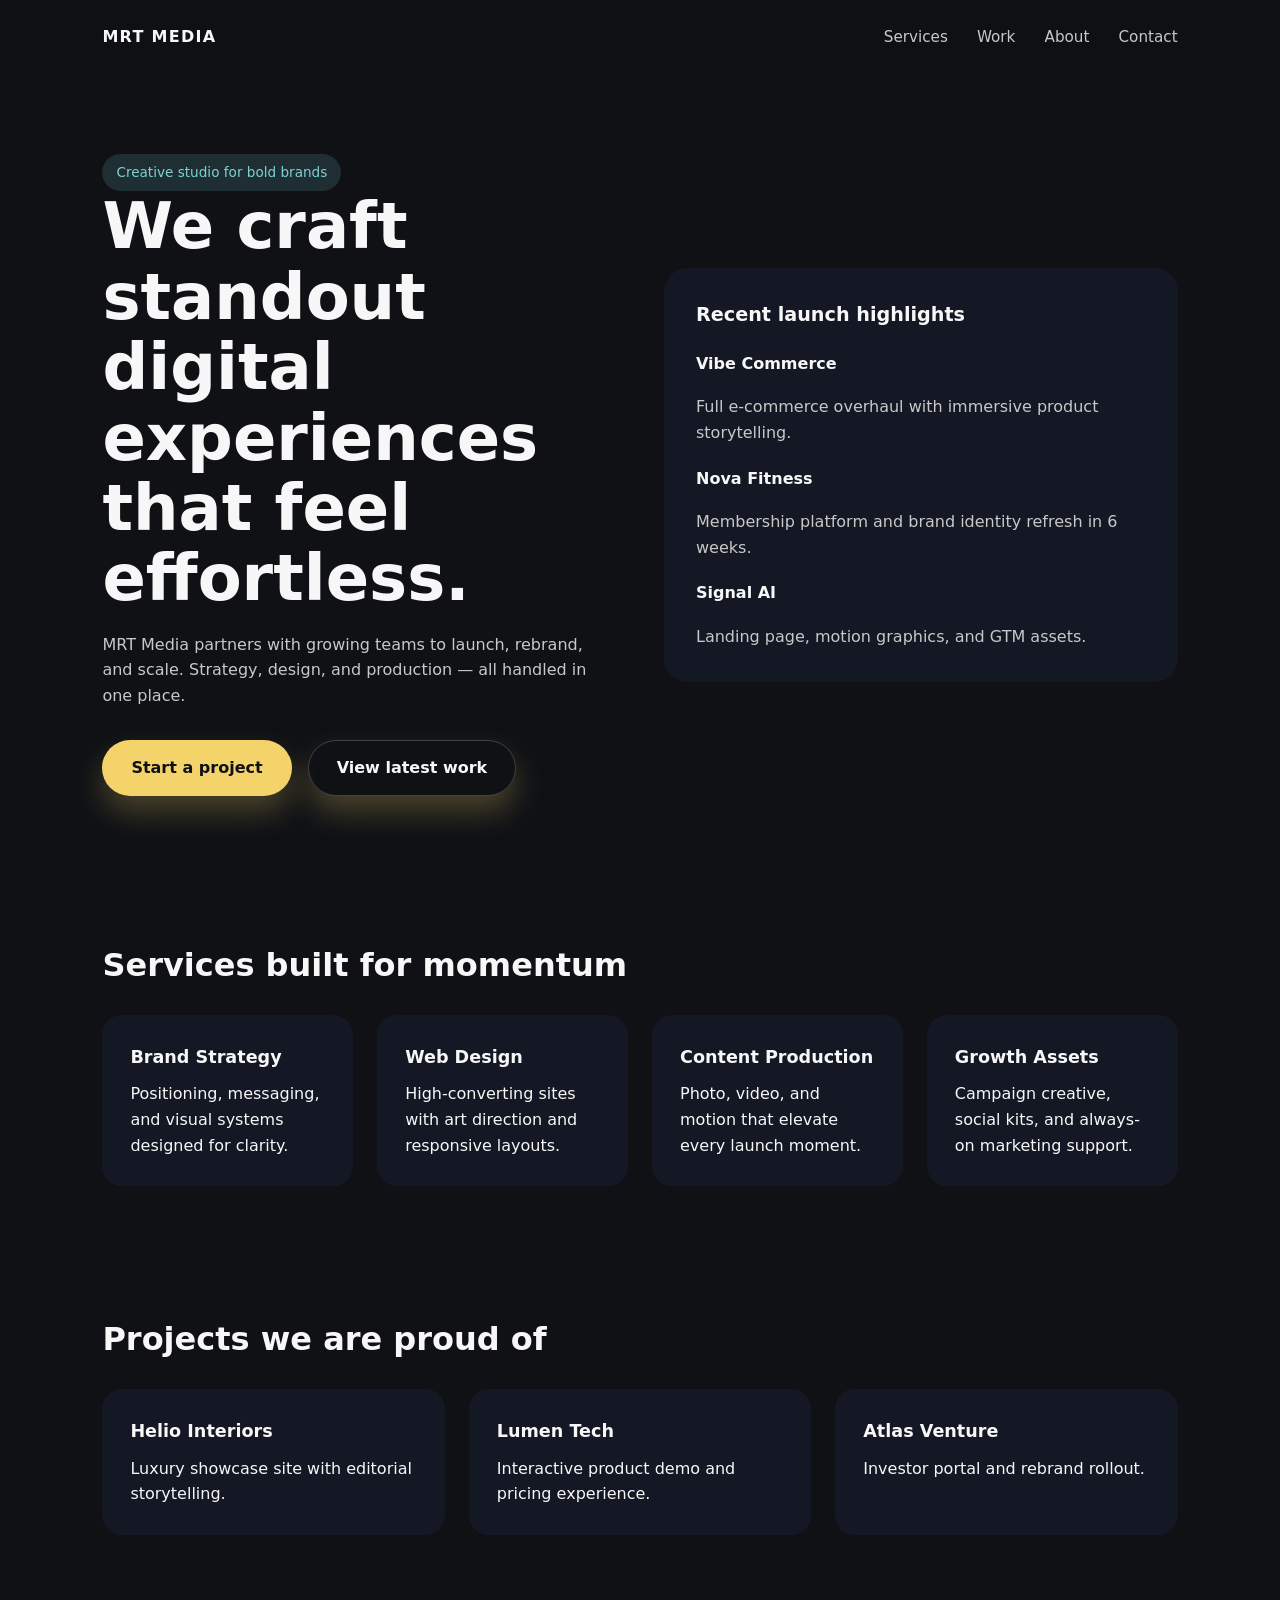
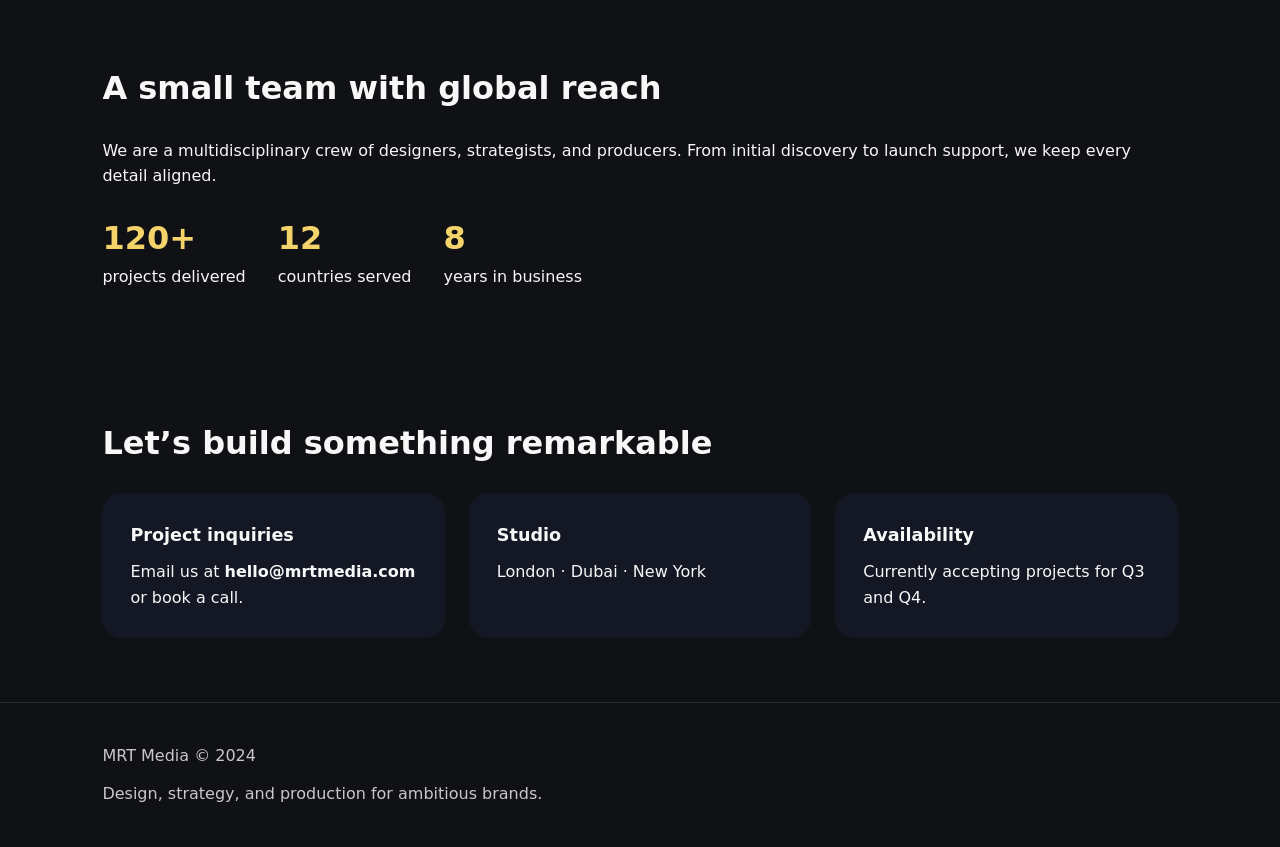
<file: index.html>
<!DOCTYPE html>
<html lang="en">
<head>
  <meta charset="UTF-8" />
  <meta name="viewport" content="width=device-width, initial-scale=1" />
  <title>MRT Media | Creative Studio</title>
  <style>
    :root {
      color-scheme: light;
      --bg: #0f1115;
      --surface: #141824;
      --primary: #f5d36b;
      --accent: #7bd3d6;
      --text: #f7f7f7;
      --muted: #c8c8c8;
    }

    * {
      box-sizing: border-box;
      margin: 0;
      padding: 0;
    }

    body {
      font-family: "Inter", system-ui, -apple-system, sans-serif;
      background: var(--bg);
      color: var(--text);
      line-height: 1.6;
    }

    header {
      display: flex;
      justify-content: space-between;
      align-items: center;
      padding: 24px 8vw;
      position: sticky;
      top: 0;
      background: rgba(15, 17, 21, 0.9);
      backdrop-filter: blur(12px);
      z-index: 10;
    }

    .logo {
      font-weight: 700;
      letter-spacing: 0.08em;
    }

    nav a {
      color: var(--muted);
      margin-left: 24px;
      text-decoration: none;
      font-size: 0.95rem;
    }

    nav a:hover {
      color: var(--text);
    }

    .hero {
      min-height: 78vh;
      display: grid;
      grid-template-columns: repeat(auto-fit, minmax(260px, 1fr));
      gap: 48px;
      align-items: center;
      padding: 80px 8vw;
    }

    .hero h1 {
      font-size: clamp(2.5rem, 5vw, 4rem);
      line-height: 1.1;
    }

    .hero p {
      color: var(--muted);
      margin-top: 18px;
      max-width: 520px;
    }

    .hero-actions {
      margin-top: 32px;
      display: flex;
      gap: 16px;
      flex-wrap: wrap;
    }

    .button {
      padding: 14px 28px;
      border-radius: 999px;
      border: 1px solid transparent;
      font-weight: 600;
      text-decoration: none;
      color: #0f1115;
      background: var(--primary);
      box-shadow: 0 16px 30px rgba(245, 211, 107, 0.25);
    }

    .button.secondary {
      background: transparent;
      color: var(--text);
      border-color: rgba(255, 255, 255, 0.2);
    }

    .hero-card {
      background: var(--surface);
      padding: 32px;
      border-radius: 24px;
      display: grid;
      gap: 20px;
    }

    .hero-card h3 {
      font-size: 1.2rem;
    }

    .badge {
      display: inline-flex;
      align-items: center;
      gap: 8px;
      font-size: 0.85rem;
      padding: 8px 14px;
      background: rgba(123, 211, 214, 0.15);
      color: var(--accent);
      border-radius: 999px;
    }

    section {
      padding: 64px 8vw;
    }

    .section-title {
      font-size: 2rem;
      margin-bottom: 24px;
    }

    .grid {
      display: grid;
      gap: 24px;
      grid-template-columns: repeat(auto-fit, minmax(230px, 1fr));
    }

    .card {
      background: var(--surface);
      padding: 28px;
      border-radius: 20px;
    }

    .card h4 {
      margin-bottom: 10px;
      font-size: 1.1rem;
    }

    .stats {
      display: flex;
      gap: 32px;
      flex-wrap: wrap;
    }

    .stat {
      font-size: 2rem;
      font-weight: 700;
      color: var(--primary);
    }

    footer {
      padding: 40px 8vw;
      border-top: 1px solid rgba(255, 255, 255, 0.1);
      color: var(--muted);
      display: flex;
      flex-direction: column;
      gap: 12px;
    }

    @media (max-width: 720px) {
      nav {
        display: none;
      }
      header {
        justify-content: center;
      }
    }
  </style>
</head>
<body>
  <header>
    <div class="logo">MRT MEDIA</div>
    <nav>
      <a href="#services">Services</a>
      <a href="#work">Work</a>
      <a href="#about">About</a>
      <a href="#contact">Contact</a>
    </nav>
  </header>

  <main>
    <section class="hero">
      <div>
        <span class="badge">Creative studio for bold brands</span>
        <h1>We craft standout digital experiences that feel effortless.</h1>
        <p>
          MRT Media partners with growing teams to launch, rebrand, and scale.
          Strategy, design, and production — all handled in one place.
        </p>
        <div class="hero-actions">
          <a class="button" href="#contact">Start a project</a>
          <a class="button secondary" href="#work">View latest work</a>
        </div>
      </div>
      <div class="hero-card">
        <h3>Recent launch highlights</h3>
        <div>
          <strong>Vibe Commerce</strong>
          <p>Full e-commerce overhaul with immersive product storytelling.</p>
        </div>
        <div>
          <strong>Nova Fitness</strong>
          <p>Membership platform and brand identity refresh in 6 weeks.</p>
        </div>
        <div>
          <strong>Signal AI</strong>
          <p>Landing page, motion graphics, and GTM assets.</p>
        </div>
      </div>
    </section>

    <section id="services">
      <h2 class="section-title">Services built for momentum</h2>
      <div class="grid">
        <div class="card">
          <h4>Brand Strategy</h4>
          <p>Positioning, messaging, and visual systems designed for clarity.</p>
        </div>
        <div class="card">
          <h4>Web Design</h4>
          <p>High-converting sites with art direction and responsive layouts.</p>
        </div>
        <div class="card">
          <h4>Content Production</h4>
          <p>Photo, video, and motion that elevate every launch moment.</p>
        </div>
        <div class="card">
          <h4>Growth Assets</h4>
          <p>Campaign creative, social kits, and always-on marketing support.</p>
        </div>
      </div>
    </section>

    <section id="work">
      <h2 class="section-title">Projects we are proud of</h2>
      <div class="grid">
        <div class="card">
          <h4>Helio Interiors</h4>
          <p>Luxury showcase site with editorial storytelling.</p>
        </div>
        <div class="card">
          <h4>Lumen Tech</h4>
          <p>Interactive product demo and pricing experience.</p>
        </div>
        <div class="card">
          <h4>Atlas Venture</h4>
          <p>Investor portal and rebrand rollout.</p>
        </div>
      </div>
    </section>

    <section id="about">
      <h2 class="section-title">A small team with global reach</h2>
      <p>
        We are a multidisciplinary crew of designers, strategists, and producers.
        From initial discovery to launch support, we keep every detail aligned.
      </p>
      <div class="stats" style="margin-top: 24px;">
        <div>
          <div class="stat">120+</div>
          <div>projects delivered</div>
        </div>
        <div>
          <div class="stat">12</div>
          <div>countries served</div>
        </div>
        <div>
          <div class="stat">8</div>
          <div>years in business</div>
        </div>
      </div>
    </section>

    <section id="contact">
      <h2 class="section-title">Let’s build something remarkable</h2>
      <div class="grid">
        <div class="card">
          <h4>Project inquiries</h4>
          <p>Email us at <strong>hello@mrtmedia.com</strong> or book a call.</p>
        </div>
        <div class="card">
          <h4>Studio</h4>
          <p>London · Dubai · New York</p>
        </div>
        <div class="card">
          <h4>Availability</h4>
          <p>Currently accepting projects for Q3 and Q4.</p>
        </div>
      </div>
    </section>
  </main>

  <footer>
    <div>MRT Media © 2024</div>
    <div>Design, strategy, and production for ambitious brands.</div>
  </footer>
</body>
</html>
</file>
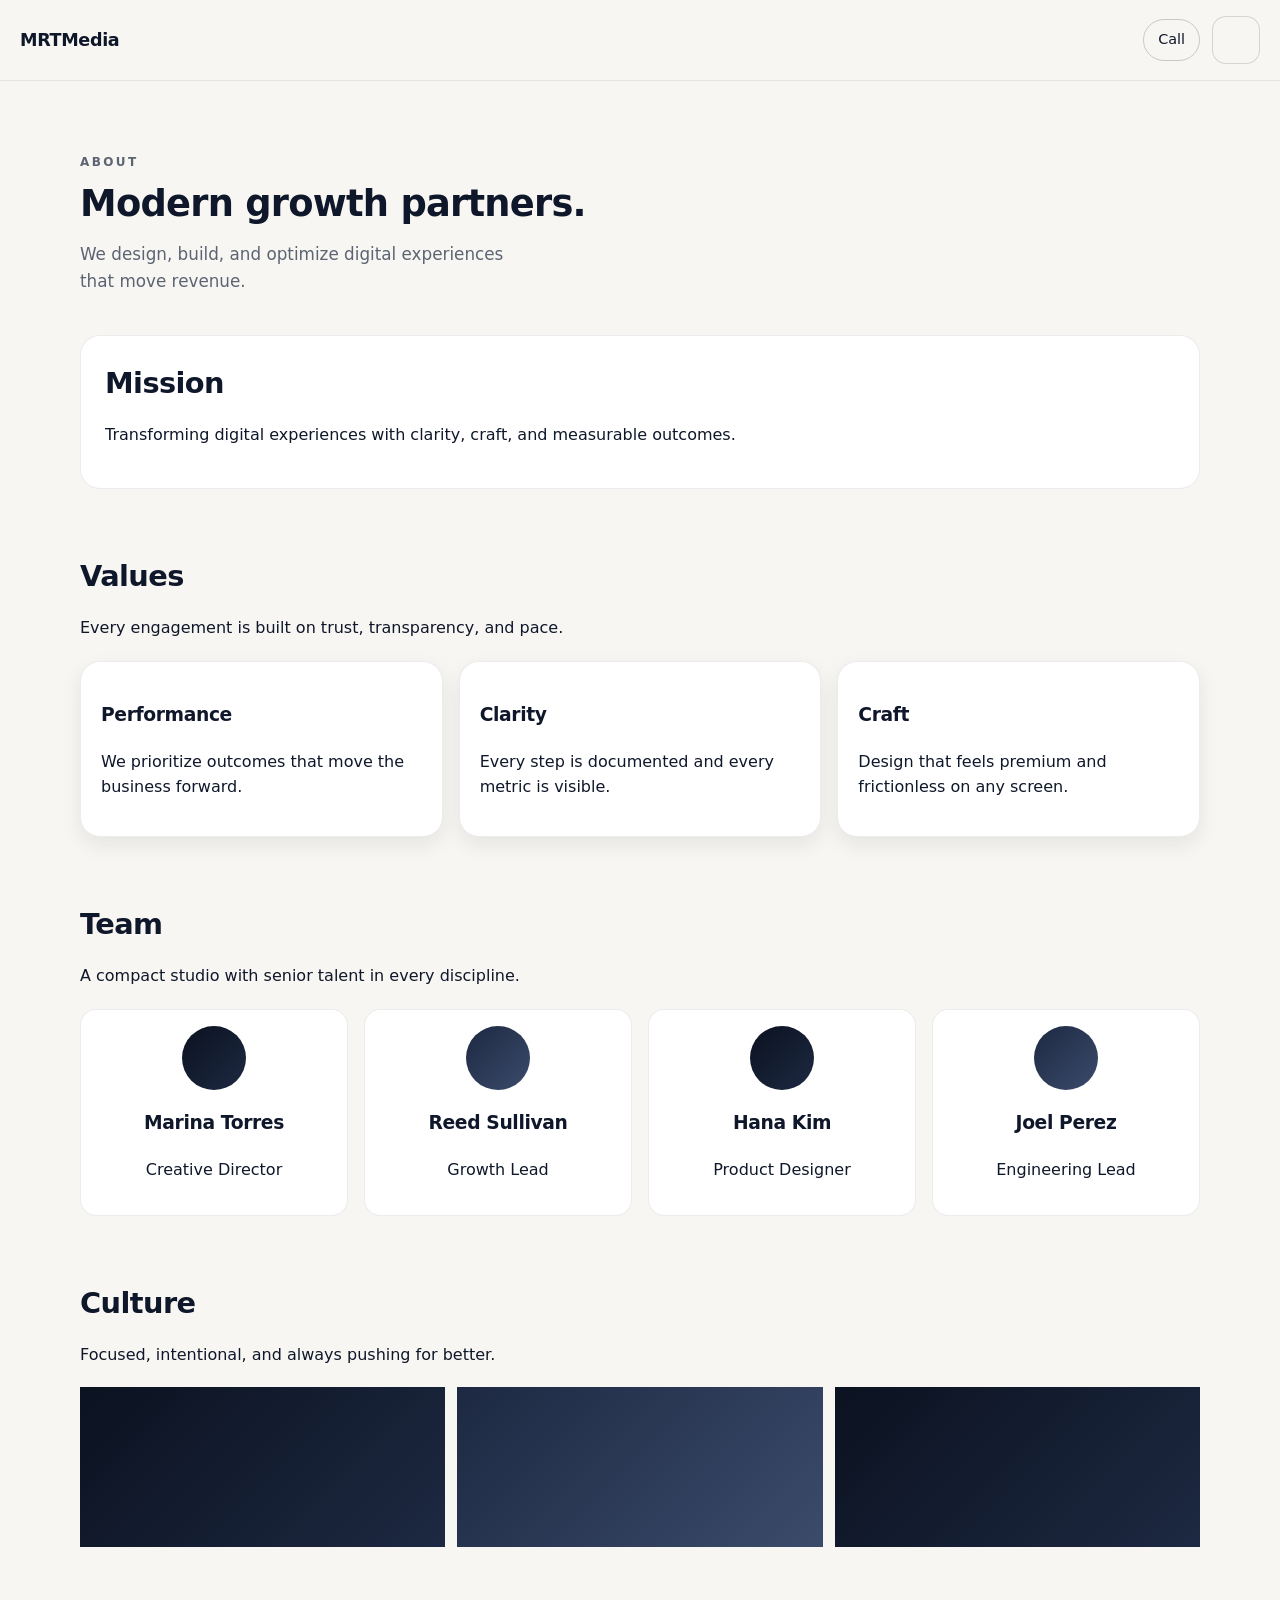
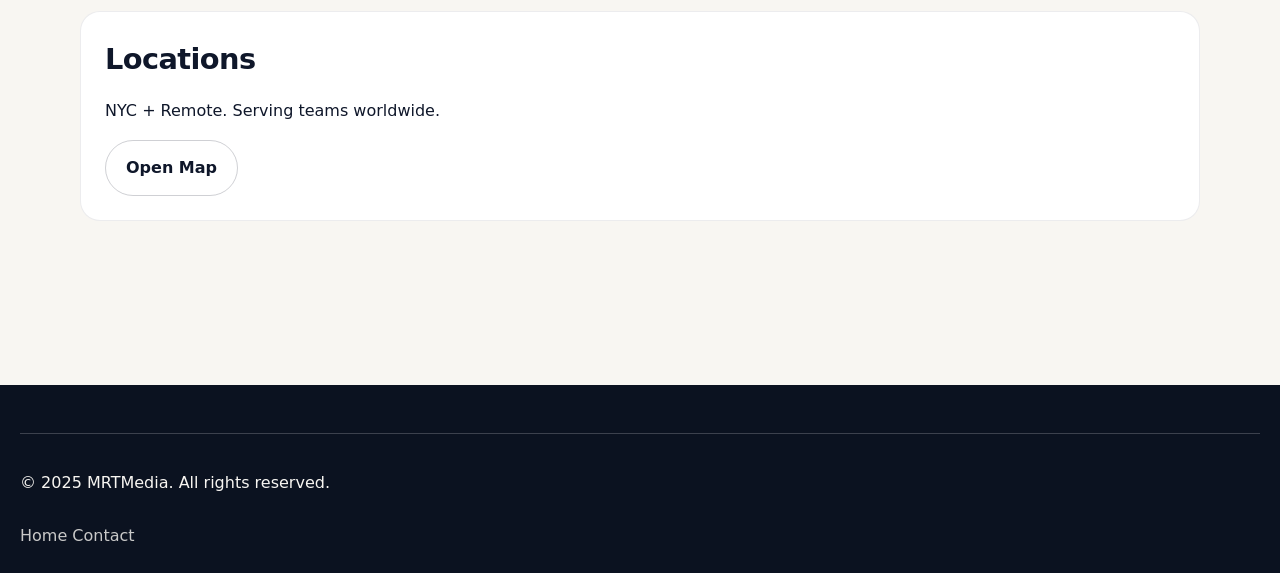
<file: about.html>
<!DOCTYPE html>
<html lang="en">
  <head>
    <meta charset="UTF-8" />
    <meta name="viewport" content="width=device-width, initial-scale=1" />
    <title>About MRTMedia</title>
    <meta name="description" content="Meet MRTMedia, a premium digital studio focused on growth." />
    <link rel="stylesheet" href="styles.css" />
  </head>
  <body>
    <div class="site">
      <header class="topbar">
        <a class="logo" href="index.html">MRTMedia</a>
        <div class="topbar-actions">
          <a class="call-chip" href="tel:+18005551234">Call</a>
          <button class="menu-toggle" type="button" aria-expanded="false" aria-controls="mobile-menu">
            <span class="menu-line"></span>
            <span class="menu-line"></span>
          </button>
        </div>
      </header>

      <div id="mobile-menu" class="mobile-menu" aria-hidden="true">
        <div class="mobile-menu-panel">
          <nav class="mobile-nav">
            <a href="services.html">Services</a>
            <details>
              <summary>Services</summary>
              <div class="accordion-links">
                <a href="services.html#strategy">Strategy</a>
                <a href="services.html#web-development">Web Development</a>
                <a href="services.html#design">Design</a>
                <a href="services.html#growth">Growth</a>
                <a href="services.html#support">Support</a>
              </div>
            </details>
            <a href="work.html">Work</a>
            <a href="about.html">About</a>
            <details>
              <summary>Resources</summary>
              <div class="accordion-links">
                <a href="resources.html">Insights</a>
                <a href="resources.html#guides">Guides</a>
                <a href="resources.html#newsletter">Newsletter</a>
              </div>
            </details>
            <a href="contact.html">Contact</a>
          </nav>
          <div class="mobile-menu-cta">
            <a class="btn primary" href="contact.html">Get In Touch</a>
          </div>
        </div>
      </div>

      <main>
        <section class="page-hero">
          <p class="eyebrow">About</p>
          <h1>Modern growth partners.</h1>
          <p class="subhead">We design, build, and optimize digital experiences that move revenue.</p>
        </section>

        <section class="mission">
          <h2>Mission</h2>
          <p>Transforming digital experiences with clarity, craft, and measurable outcomes.</p>
        </section>

        <section class="values">
          <div class="section-head">
            <h2>Values</h2>
            <p>Every engagement is built on trust, transparency, and pace.</p>
          </div>
          <div class="value-grid">
            <article class="card">
              <h3>Performance</h3>
              <p>We prioritize outcomes that move the business forward.</p>
            </article>
            <article class="card">
              <h3>Clarity</h3>
              <p>Every step is documented and every metric is visible.</p>
            </article>
            <article class="card">
              <h3>Craft</h3>
              <p>Design that feels premium and frictionless on any screen.</p>
            </article>
          </div>
        </section>

        <section class="team">
          <div class="section-head">
            <h2>Team</h2>
            <p>A compact studio with senior talent in every discipline.</p>
          </div>
          <div class="team-grid">
            <div class="team-card">
              <div class="avatar"></div>
              <h3>Marina Torres</h3>
              <p>Creative Director</p>
            </div>
            <div class="team-card">
              <div class="avatar alt"></div>
              <h3>Reed Sullivan</h3>
              <p>Growth Lead</p>
            </div>
            <div class="team-card">
              <div class="avatar"></div>
              <h3>Hana Kim</h3>
              <p>Product Designer</p>
            </div>
            <div class="team-card">
              <div class="avatar alt"></div>
              <h3>Joel Perez</h3>
              <p>Engineering Lead</p>
            </div>
          </div>
        </section>

        <section class="culture">
          <div class="section-head">
            <h2>Culture</h2>
            <p>Focused, intentional, and always pushing for better.</p>
          </div>
          <div class="gallery">
            <div class="thumb"></div>
            <div class="thumb alt"></div>
            <div class="thumb"></div>
          </div>
        </section>

        <section class="location">
          <h2>Locations</h2>
          <p>NYC + Remote. Serving teams worldwide.</p>
          <a class="btn secondary" href="https://maps.google.com" target="_blank" rel="noreferrer">Open Map</a>
        </section>
      </main>

      <footer class="footer compact">
        <div class="footer-meta">
          <p>© 2025 MRTMedia. All rights reserved.</p>
          <div>
            <a href="index.html">Home</a>
            <a href="contact.html">Contact</a>
          </div>
        </div>
      </footer>
    </div>

    <script src="script.js"></script>
  </body>
</html>
</file>
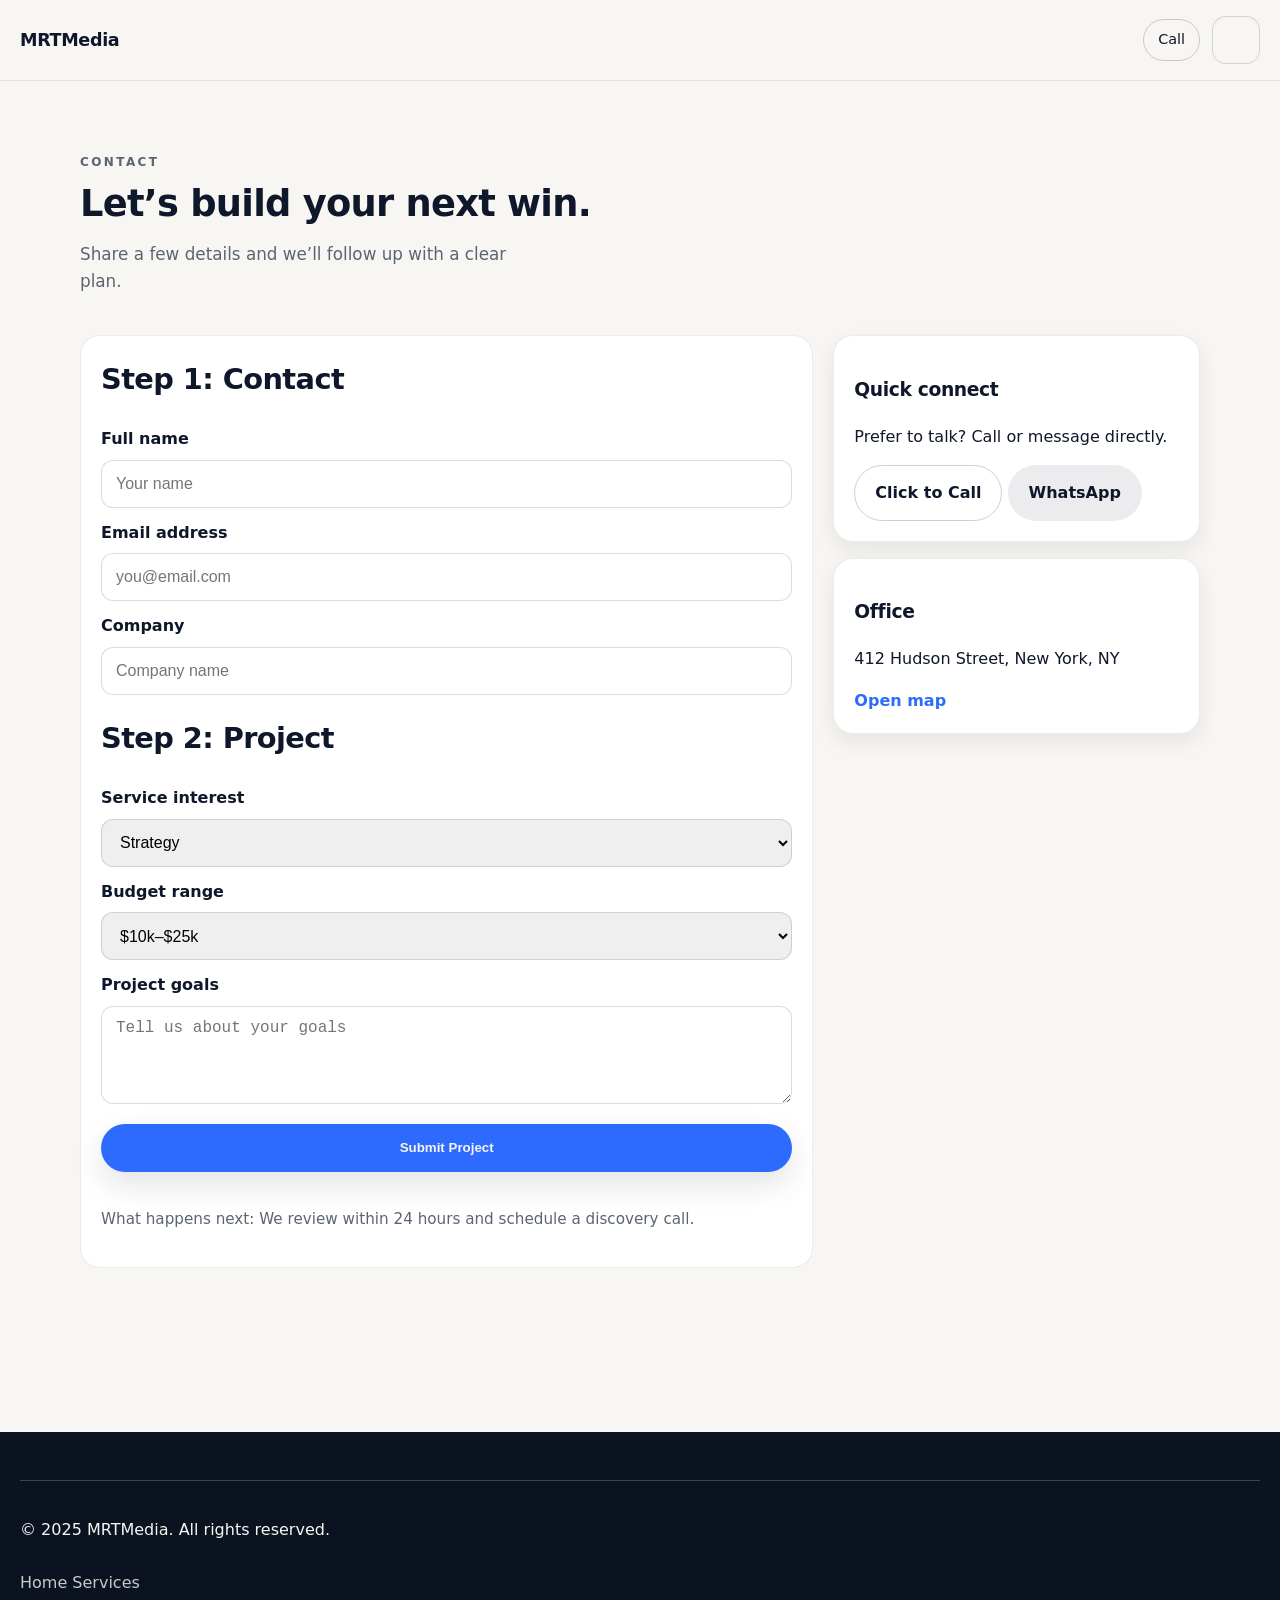
<file: contact.html>
<!DOCTYPE html>
<html lang="en">
  <head>
    <meta charset="UTF-8" />
    <meta name="viewport" content="width=device-width, initial-scale=1" />
    <title>Contact MRTMedia</title>
    <meta name="description" content="Start a project with MRTMedia." />
    <link rel="stylesheet" href="styles.css" />
  </head>
  <body>
    <div class="site">
      <header class="topbar">
        <a class="logo" href="index.html">MRTMedia</a>
        <div class="topbar-actions">
          <a class="call-chip" href="tel:+18005551234">Call</a>
          <button class="menu-toggle" type="button" aria-expanded="false" aria-controls="mobile-menu">
            <span class="menu-line"></span>
            <span class="menu-line"></span>
          </button>
        </div>
      </header>

      <div id="mobile-menu" class="mobile-menu" aria-hidden="true">
        <div class="mobile-menu-panel">
          <nav class="mobile-nav">
            <a href="services.html">Services</a>
            <details>
              <summary>Services</summary>
              <div class="accordion-links">
                <a href="services.html#strategy">Strategy</a>
                <a href="services.html#web-development">Web Development</a>
                <a href="services.html#design">Design</a>
                <a href="services.html#growth">Growth</a>
                <a href="services.html#support">Support</a>
              </div>
            </details>
            <a href="work.html">Work</a>
            <a href="about.html">About</a>
            <details>
              <summary>Resources</summary>
              <div class="accordion-links">
                <a href="resources.html">Insights</a>
                <a href="resources.html#guides">Guides</a>
                <a href="resources.html#newsletter">Newsletter</a>
              </div>
            </details>
            <a href="contact.html">Contact</a>
          </nav>
          <div class="mobile-menu-cta">
            <a class="btn primary" href="contact.html">Get In Touch</a>
          </div>
        </div>
      </div>

      <main>
        <section class="page-hero">
          <p class="eyebrow">Contact</p>
          <h1>Let’s build your next win.</h1>
          <p class="subhead">Share a few details and we’ll follow up with a clear plan.</p>
        </section>

        <section class="contact-grid">
          <form class="contact-form">
            <div class="form-step">
              <h2>Step 1: Contact</h2>
              <label>
                Full name
                <input type="text" placeholder="Your name" />
              </label>
              <label>
                Email address
                <input type="email" placeholder="you@email.com" />
              </label>
              <label>
                Company
                <input type="text" placeholder="Company name" />
              </label>
            </div>

            <div class="form-step">
              <h2>Step 2: Project</h2>
              <label>
                Service interest
                <select>
                  <option>Strategy</option>
                  <option>Design</option>
                  <option>Web Development</option>
                  <option>Growth Marketing</option>
                  <option>Support</option>
                </select>
              </label>
              <label>
                Budget range
                <select>
                  <option>$10k–$25k</option>
                  <option>$25k–$50k</option>
                  <option>$50k–$100k</option>
                  <option>$100k+</option>
                </select>
              </label>
              <label>
                Project goals
                <textarea rows="4" placeholder="Tell us about your goals"></textarea>
              </label>
            </div>

            <button class="btn primary" type="submit">Submit Project</button>
            <p class="form-note">What happens next: We review within 24 hours and schedule a discovery call.</p>
          </form>

          <aside class="contact-aside">
            <div class="card">
              <h3>Quick connect</h3>
              <p>Prefer to talk? Call or message directly.</p>
              <a class="btn secondary" href="tel:+18005551234">Click to Call</a>
              <a class="btn ghost" href="https://wa.me/18005551234" target="_blank" rel="noreferrer">WhatsApp</a>
            </div>
            <div class="card">
              <h3>Office</h3>
              <p>412 Hudson Street, New York, NY</p>
              <a class="text-link" href="https://maps.google.com" target="_blank" rel="noreferrer">Open map</a>
            </div>
          </aside>
        </section>
      </main>

      <footer class="footer compact">
        <div class="footer-meta">
          <p>© 2025 MRTMedia. All rights reserved.</p>
          <div>
            <a href="index.html">Home</a>
            <a href="services.html">Services</a>
          </div>
        </div>
      </footer>
    </div>

    <script src="script.js"></script>
  </body>
</html>
</file>
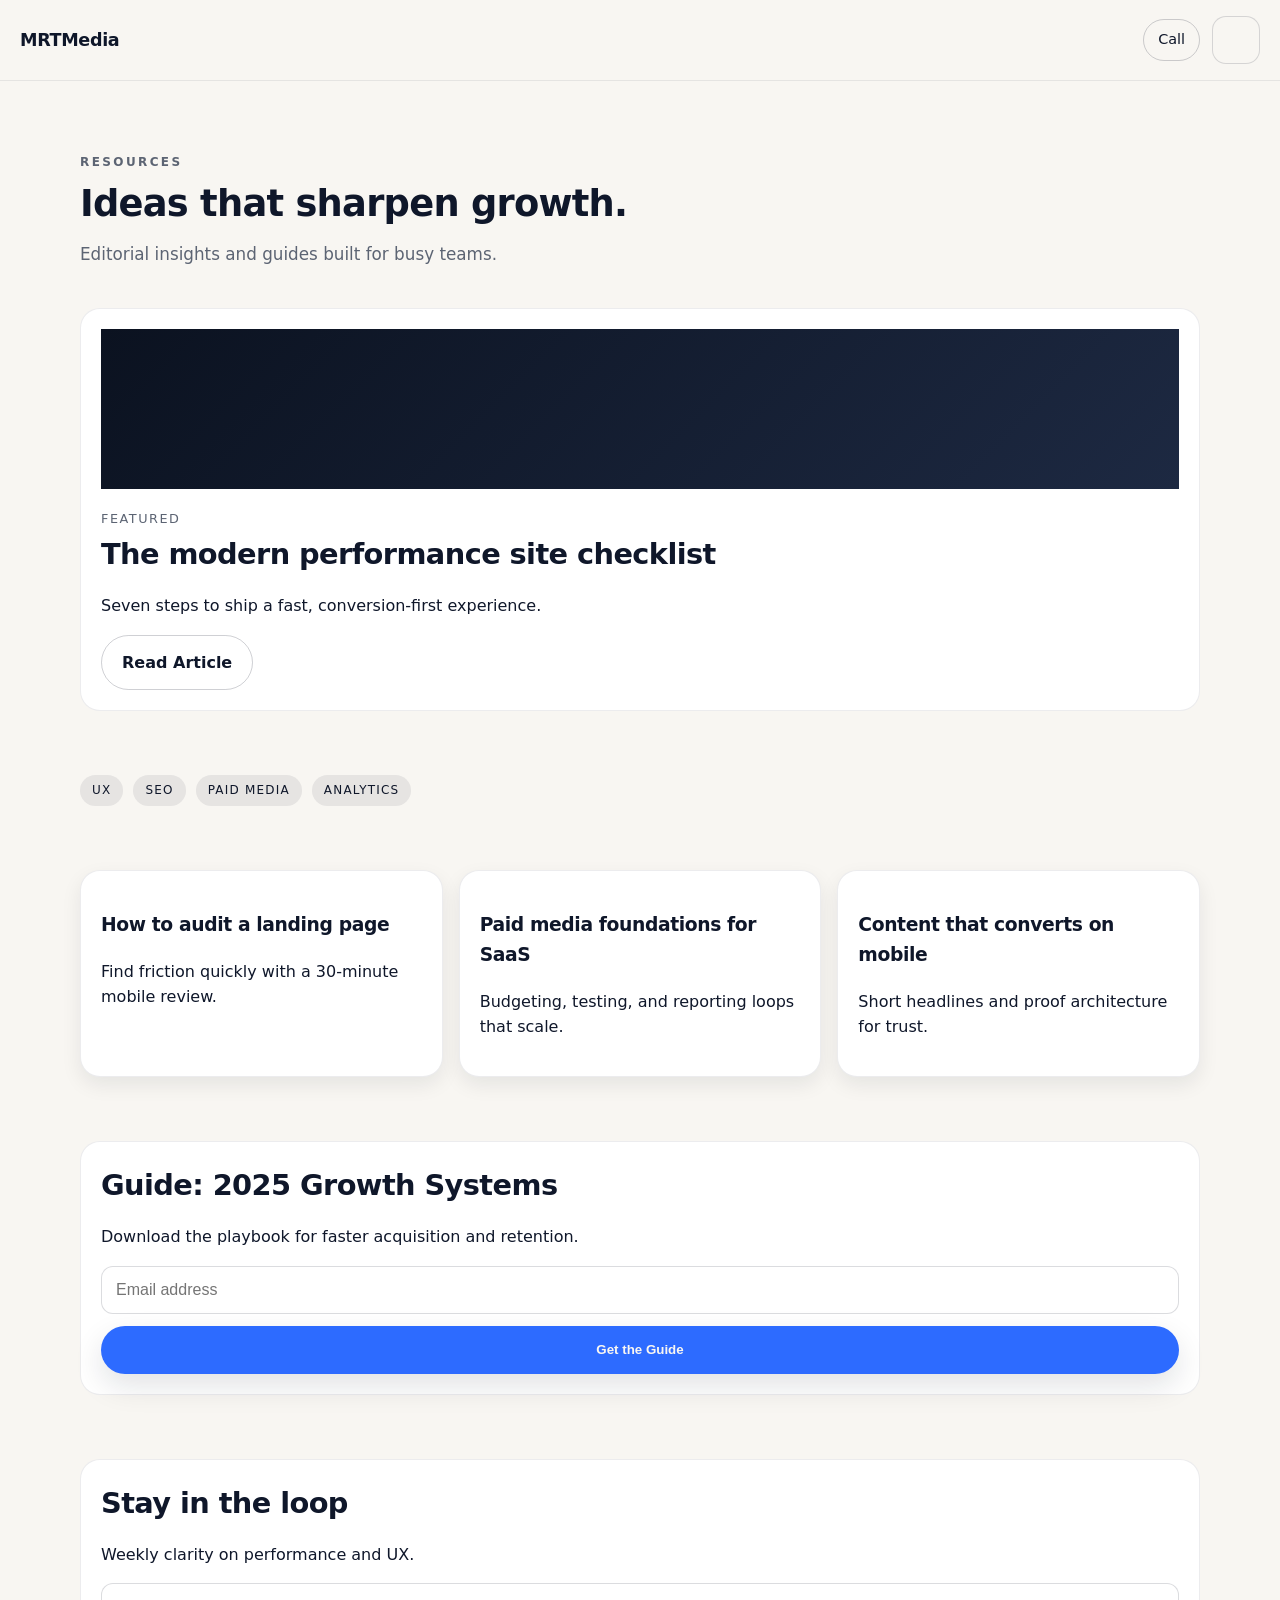
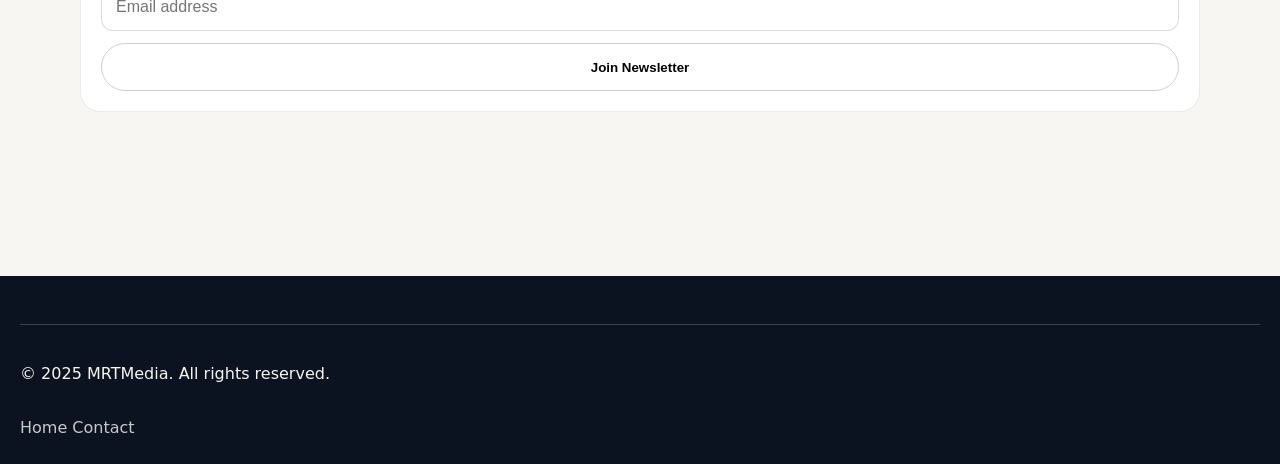
<file: resources.html>
<!DOCTYPE html>
<html lang="en">
  <head>
    <meta charset="UTF-8" />
    <meta name="viewport" content="width=device-width, initial-scale=1" />
    <title>MRTMedia Resources</title>
    <meta name="description" content="Insights, guides, and resources from MRTMedia." />
    <link rel="stylesheet" href="styles.css" />
  </head>
  <body>
    <div class="site">
      <header class="topbar">
        <a class="logo" href="index.html">MRTMedia</a>
        <div class="topbar-actions">
          <a class="call-chip" href="tel:+18005551234">Call</a>
          <button class="menu-toggle" type="button" aria-expanded="false" aria-controls="mobile-menu">
            <span class="menu-line"></span>
            <span class="menu-line"></span>
          </button>
        </div>
      </header>

      <div id="mobile-menu" class="mobile-menu" aria-hidden="true">
        <div class="mobile-menu-panel">
          <nav class="mobile-nav">
            <a href="services.html">Services</a>
            <details>
              <summary>Services</summary>
              <div class="accordion-links">
                <a href="services.html#strategy">Strategy</a>
                <a href="services.html#web-development">Web Development</a>
                <a href="services.html#design">Design</a>
                <a href="services.html#growth">Growth</a>
                <a href="services.html#support">Support</a>
              </div>
            </details>
            <a href="work.html">Work</a>
            <a href="about.html">About</a>
            <details open>
              <summary>Resources</summary>
              <div class="accordion-links">
                <a href="#featured">Insights</a>
                <a href="#guides">Guides</a>
                <a href="#newsletter">Newsletter</a>
              </div>
            </details>
            <a href="contact.html">Contact</a>
          </nav>
          <div class="mobile-menu-cta">
            <a class="btn primary" href="contact.html">Get In Touch</a>
          </div>
        </div>
      </div>

      <main>
        <section class="page-hero" id="featured">
          <p class="eyebrow">Resources</p>
          <h1>Ideas that sharpen growth.</h1>
          <p class="subhead">Editorial insights and guides built for busy teams.</p>
        </section>

        <section class="featured-article">
          <div class="thumb"></div>
          <div>
            <span class="tag">Featured</span>
            <h2>The modern performance site checklist</h2>
            <p>Seven steps to ship a fast, conversion-first experience.</p>
            <a class="btn secondary" href="#">Read Article</a>
          </div>
        </section>

        <section class="chips">
          <span class="pill">UX</span>
          <span class="pill">SEO</span>
          <span class="pill">Paid Media</span>
          <span class="pill">Analytics</span>
        </section>

        <section class="article-list" id="guides">
          <article class="card">
            <h3>How to audit a landing page</h3>
            <p>Find friction quickly with a 30-minute mobile review.</p>
          </article>
          <article class="card">
            <h3>Paid media foundations for SaaS</h3>
            <p>Budgeting, testing, and reporting loops that scale.</p>
          </article>
          <article class="card">
            <h3>Content that converts on mobile</h3>
            <p>Short headlines and proof architecture for trust.</p>
          </article>
        </section>

        <section class="gated-guide">
          <div>
            <h2>Guide: 2025 Growth Systems</h2>
            <p>Download the playbook for faster acquisition and retention.</p>
          </div>
          <form class="newsletter-form">
            <input type="email" placeholder="Email address" aria-label="Email address" />
            <button type="submit" class="btn primary">Get the Guide</button>
          </form>
        </section>

        <section class="sticky-newsletter" id="newsletter">
          <h2>Stay in the loop</h2>
          <p>Weekly clarity on performance and UX.</p>
          <form class="newsletter-form">
            <input type="email" placeholder="Email address" aria-label="Email address" />
            <button type="submit" class="btn secondary">Join Newsletter</button>
          </form>
        </section>
      </main>

      <footer class="footer compact">
        <div class="footer-meta">
          <p>© 2025 MRTMedia. All rights reserved.</p>
          <div>
            <a href="index.html">Home</a>
            <a href="contact.html">Contact</a>
          </div>
        </div>
      </footer>
    </div>

    <script src="script.js"></script>
  </body>
</html>
</file>
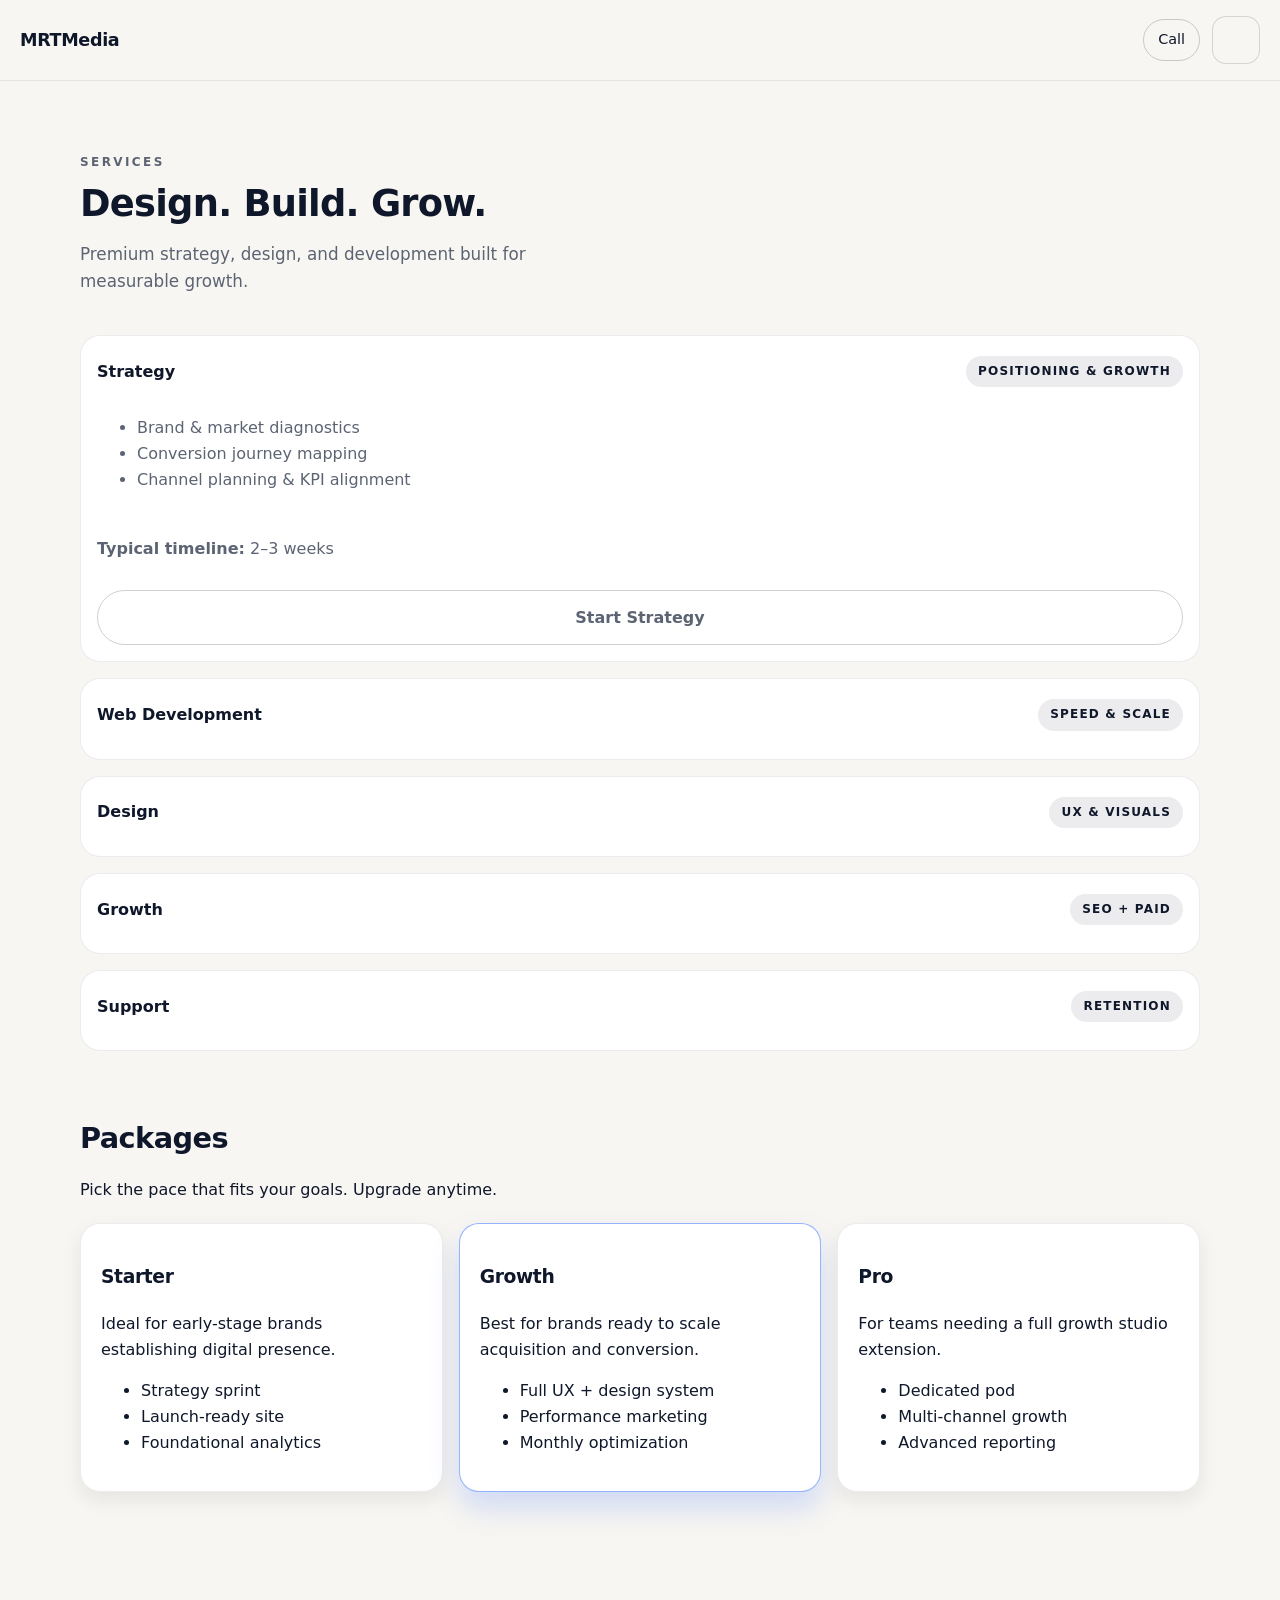
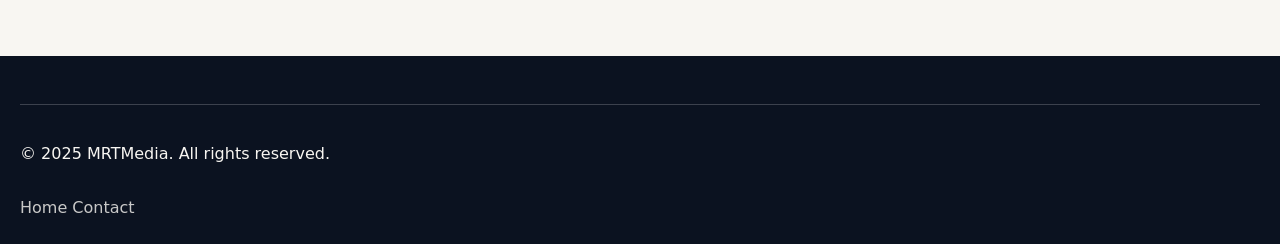
<file: services.html>
<!DOCTYPE html>
<html lang="en">
  <head>
    <meta charset="UTF-8" />
    <meta name="viewport" content="width=device-width, initial-scale=1" />
    <title>MRTMedia Services</title>
    <meta name="description" content="Explore MRTMedia service categories built for growth." />
    <link rel="stylesheet" href="styles.css" />
  </head>
  <body>
    <div class="site">
      <header class="topbar">
        <a class="logo" href="index.html">MRTMedia</a>
        <div class="topbar-actions">
          <a class="call-chip" href="tel:+18005551234">Call</a>
          <button class="menu-toggle" type="button" aria-expanded="false" aria-controls="mobile-menu">
            <span class="menu-line"></span>
            <span class="menu-line"></span>
          </button>
        </div>
      </header>

      <div id="mobile-menu" class="mobile-menu" aria-hidden="true">
        <div class="mobile-menu-panel">
          <nav class="mobile-nav">
            <a href="services.html">Services</a>
            <details open>
              <summary>Services</summary>
              <div class="accordion-links">
                <a href="#strategy">Strategy</a>
                <a href="#web-development">Web Development</a>
                <a href="#design">Design</a>
                <a href="#growth">Growth</a>
                <a href="#support">Support</a>
              </div>
            </details>
            <a href="work.html">Work</a>
            <a href="about.html">About</a>
            <details>
              <summary>Resources</summary>
              <div class="accordion-links">
                <a href="resources.html">Insights</a>
                <a href="resources.html#guides">Guides</a>
                <a href="resources.html#newsletter">Newsletter</a>
              </div>
            </details>
            <a href="contact.html">Contact</a>
          </nav>
          <div class="mobile-menu-cta">
            <a class="btn primary" href="contact.html">Get In Touch</a>
          </div>
        </div>
      </div>

      <main>
        <section class="page-hero">
          <p class="eyebrow">Services</p>
          <h1>Design. Build. Grow.</h1>
          <p class="subhead">Premium strategy, design, and development built for measurable growth.</p>
        </section>

        <section class="accordion-section">
          <details class="accordion-card" id="strategy" open>
            <summary>
              <span>Strategy</span>
              <span class="pill">Positioning &amp; Growth</span>
            </summary>
            <div class="accordion-body">
              <ul>
                <li>Brand &amp; market diagnostics</li>
                <li>Conversion journey mapping</li>
                <li>Channel planning &amp; KPI alignment</li>
              </ul>
              <p><strong>Typical timeline:</strong> 2–3 weeks</p>
              <a class="btn secondary" href="contact.html">Start Strategy</a>
            </div>
          </details>

          <details class="accordion-card" id="web-development">
            <summary>
              <span>Web Development</span>
              <span class="pill">Speed &amp; Scale</span>
            </summary>
            <div class="accordion-body">
              <ul>
                <li>Marketing site builds</li>
                <li>Conversion landing pages</li>
                <li>CMS + analytics setup</li>
              </ul>
              <p><strong>Typical timeline:</strong> 4–6 weeks</p>
              <a class="btn secondary" href="contact.html">Plan a Build</a>
            </div>
          </details>

          <details class="accordion-card" id="design">
            <summary>
              <span>Design</span>
              <span class="pill">UX &amp; Visuals</span>
            </summary>
            <div class="accordion-body">
              <ul>
                <li>UX audits &amp; prototypes</li>
                <li>Design systems</li>
                <li>Creative direction</li>
              </ul>
              <p><strong>Typical timeline:</strong> 3–5 weeks</p>
              <a class="btn secondary" href="contact.html">Explore Design</a>
            </div>
          </details>

          <details class="accordion-card" id="growth">
            <summary>
              <span>Growth</span>
              <span class="pill">SEO + Paid</span>
            </summary>
            <div class="accordion-body">
              <ul>
                <li>Technical + content SEO</li>
                <li>Paid search &amp; paid social</li>
                <li>Conversion rate optimization</li>
              </ul>
              <p><strong>Typical timeline:</strong> Ongoing</p>
              <a class="btn secondary" href="contact.html">Launch Growth</a>
            </div>
          </details>

          <details class="accordion-card" id="support">
            <summary>
              <span>Support</span>
              <span class="pill">Retention</span>
            </summary>
            <div class="accordion-body">
              <ul>
                <li>Performance monitoring</li>
                <li>Design + dev retainer</li>
                <li>Monthly optimization</li>
              </ul>
              <p><strong>Typical timeline:</strong> Monthly</p>
              <a class="btn secondary" href="contact.html">Book Support</a>
            </div>
          </details>
        </section>

        <section class="packages">
          <div class="section-head">
            <h2>Packages</h2>
            <p>Pick the pace that fits your goals. Upgrade anytime.</p>
          </div>
          <div class="package-grid">
            <article class="card">
              <h3>Starter</h3>
              <p>Ideal for early-stage brands establishing digital presence.</p>
              <ul>
                <li>Strategy sprint</li>
                <li>Launch-ready site</li>
                <li>Foundational analytics</li>
              </ul>
            </article>
            <article class="card featured">
              <h3>Growth</h3>
              <p>Best for brands ready to scale acquisition and conversion.</p>
              <ul>
                <li>Full UX + design system</li>
                <li>Performance marketing</li>
                <li>Monthly optimization</li>
              </ul>
            </article>
            <article class="card">
              <h3>Pro</h3>
              <p>For teams needing a full growth studio extension.</p>
              <ul>
                <li>Dedicated pod</li>
                <li>Multi-channel growth</li>
                <li>Advanced reporting</li>
              </ul>
            </article>
          </div>
        </section>
      </main>

      <footer class="footer compact">
        <div class="footer-meta">
          <p>© 2025 MRTMedia. All rights reserved.</p>
          <div>
            <a href="index.html">Home</a>
            <a href="contact.html">Contact</a>
          </div>
        </div>
      </footer>
    </div>

    <script src="script.js"></script>
  </body>
</html>
</file>
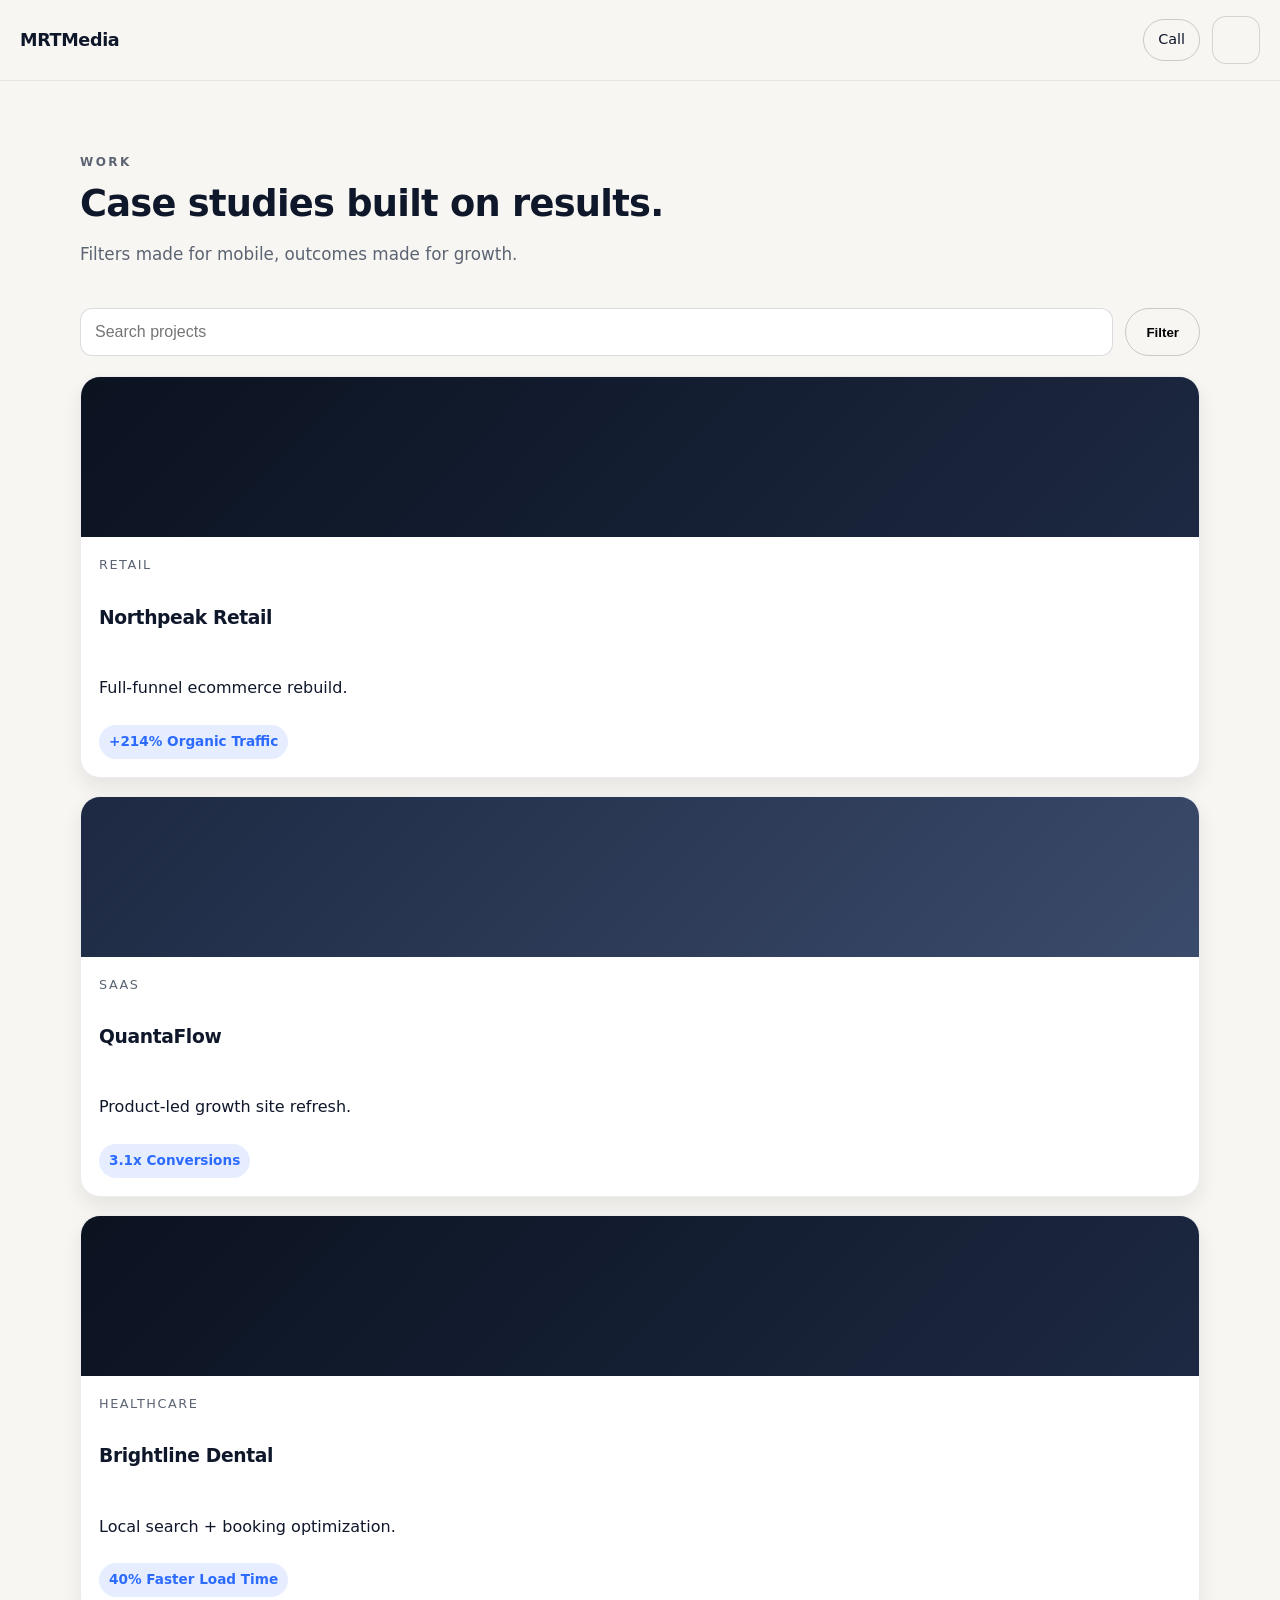
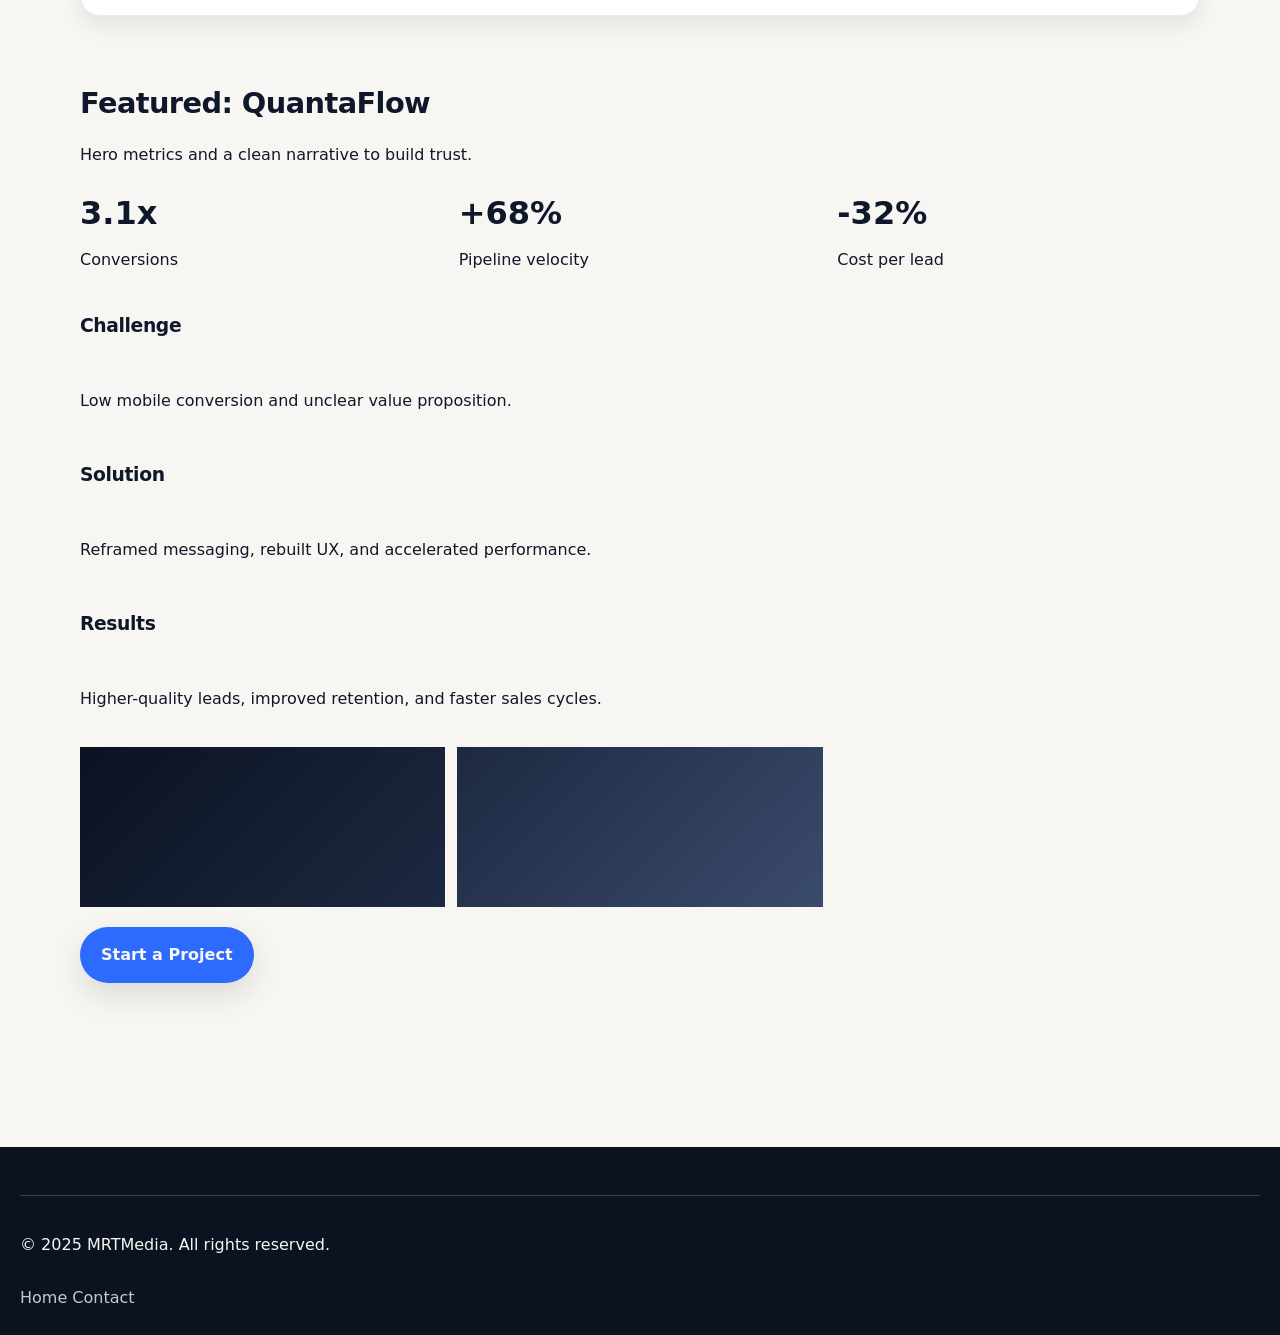
<file: work.html>
<!DOCTYPE html>
<html lang="en">
  <head>
    <meta charset="UTF-8" />
    <meta name="viewport" content="width=device-width, initial-scale=1" />
    <title>MRTMedia Work</title>
    <meta name="description" content="Explore MRTMedia case studies and measurable outcomes." />
    <link rel="stylesheet" href="styles.css" />
  </head>
  <body>
    <div class="site">
      <header class="topbar">
        <a class="logo" href="index.html">MRTMedia</a>
        <div class="topbar-actions">
          <a class="call-chip" href="tel:+18005551234">Call</a>
          <button class="menu-toggle" type="button" aria-expanded="false" aria-controls="mobile-menu">
            <span class="menu-line"></span>
            <span class="menu-line"></span>
          </button>
        </div>
      </header>

      <div id="mobile-menu" class="mobile-menu" aria-hidden="true">
        <div class="mobile-menu-panel">
          <nav class="mobile-nav">
            <a href="services.html">Services</a>
            <details>
              <summary>Services</summary>
              <div class="accordion-links">
                <a href="services.html#strategy">Strategy</a>
                <a href="services.html#web-development">Web Development</a>
                <a href="services.html#design">Design</a>
                <a href="services.html#growth">Growth</a>
                <a href="services.html#support">Support</a>
              </div>
            </details>
            <a href="work.html">Work</a>
            <a href="about.html">About</a>
            <details>
              <summary>Resources</summary>
              <div class="accordion-links">
                <a href="resources.html">Insights</a>
                <a href="resources.html#guides">Guides</a>
                <a href="resources.html#newsletter">Newsletter</a>
              </div>
            </details>
            <a href="contact.html">Contact</a>
          </nav>
          <div class="mobile-menu-cta">
            <a class="btn primary" href="contact.html">Get In Touch</a>
          </div>
        </div>
      </div>

      <main>
        <section class="page-hero">
          <p class="eyebrow">Work</p>
          <h1>Case studies built on results.</h1>
          <p class="subhead">Filters made for mobile, outcomes made for growth.</p>
        </section>

        <section class="filters">
          <input type="search" placeholder="Search projects" aria-label="Search projects" />
          <button class="btn secondary" type="button">Filter</button>
        </section>

        <section class="work-grid">
          <article class="work-card">
            <div class="thumb"></div>
            <div class="work-meta">
              <span class="tag">Retail</span>
              <h3>Northpeak Retail</h3>
              <p>Full-funnel ecommerce rebuild.</p>
              <span class="badge">+214% Organic Traffic</span>
            </div>
          </article>
          <article class="work-card">
            <div class="thumb alt"></div>
            <div class="work-meta">
              <span class="tag">SaaS</span>
              <h3>QuantaFlow</h3>
              <p>Product-led growth site refresh.</p>
              <span class="badge">3.1x Conversions</span>
            </div>
          </article>
          <article class="work-card">
            <div class="thumb"></div>
            <div class="work-meta">
              <span class="tag">Healthcare</span>
              <h3>Brightline Dental</h3>
              <p>Local search + booking optimization.</p>
              <span class="badge">40% Faster Load Time</span>
            </div>
          </article>
        </section>

        <section class="case-study">
          <div class="section-head">
            <h2>Featured: QuantaFlow</h2>
            <p>Hero metrics and a clean narrative to build trust.</p>
          </div>
          <div class="case-metrics">
            <div>
              <p class="metric">3.1x</p>
              <span>Conversions</span>
            </div>
            <div>
              <p class="metric">+68%</p>
              <span>Pipeline velocity</span>
            </div>
            <div>
              <p class="metric">-32%</p>
              <span>Cost per lead</span>
            </div>
          </div>
          <div class="case-body">
            <h3>Challenge</h3>
            <p>Low mobile conversion and unclear value proposition.</p>
            <h3>Solution</h3>
            <p>Reframed messaging, rebuilt UX, and accelerated performance.</p>
            <h3>Results</h3>
            <p>Higher-quality leads, improved retention, and faster sales cycles.</p>
          </div>
          <div class="gallery">
            <div class="thumb"></div>
            <div class="thumb alt"></div>
          </div>
          <a class="btn primary" href="contact.html">Start a Project</a>
        </section>
      </main>

      <footer class="footer compact">
        <div class="footer-meta">
          <p>© 2025 MRTMedia. All rights reserved.</p>
          <div>
            <a href="index.html">Home</a>
            <a href="contact.html">Contact</a>
          </div>
        </div>
      </footer>
    </div>

    <script src="script.js"></script>
  </body>
</html>
</file>
<file: styles.css>
:root {
  --navy: #0b1220;
  --white: #f8f6f2;
  --gray: #e6e7eb;
  --accent: #2d6bff;
  --text: #0f172a;
  --muted: #5c6473;
  --radius: 20px;
  --shadow: 0 12px 30px rgba(15, 23, 42, 0.12);
}

* {
  box-sizing: border-box;
}

body {
  margin: 0;
  font-family: "Inter", system-ui, -apple-system, sans-serif;
  background: var(--white);
  color: var(--text);
  line-height: 1.6;
}

img {
  max-width: 100%;
  display: block;
}

a {
  color: inherit;
  text-decoration: none;
}

.site {
  min-height: 100vh;
}

.topbar {
  position: sticky;
  top: 0;
  z-index: 50;
  display: flex;
  justify-content: space-between;
  align-items: center;
  padding: 16px 20px;
  background: rgba(248, 246, 242, 0.96);
  backdrop-filter: blur(12px);
  border-bottom: 1px solid rgba(15, 23, 42, 0.08);
}

.logo {
  font-weight: 700;
  font-size: 1.1rem;
  letter-spacing: -0.02em;
}

.topbar-actions {
  display: flex;
  gap: 12px;
  align-items: center;
}

.call-chip {
  display: inline-flex;
  align-items: center;
  justify-content: center;
  padding: 8px 14px;
  border-radius: 999px;
  border: 1px solid rgba(15, 23, 42, 0.2);
  font-size: 0.9rem;
  min-height: 40px;
}

.menu-toggle {
  width: 48px;
  height: 48px;
  border-radius: 14px;
  border: 1px solid rgba(15, 23, 42, 0.15);
  background: var(--white);
  display: flex;
  flex-direction: column;
  justify-content: center;
  gap: 6px;
  padding: 0 12px;
}

.menu-line {
  height: 2px;
  background: var(--navy);
  border-radius: 999px;
}

.mobile-menu {
  position: fixed;
  inset: 0;
  background: rgba(15, 23, 42, 0.4);
  opacity: 0;
  pointer-events: none;
  transition: opacity 0.2s ease;
  z-index: 60;
}

.mobile-menu.open {
  opacity: 1;
  pointer-events: auto;
}

.mobile-menu-panel {
  position: absolute;
  right: 0;
  top: 0;
  height: 100%;
  width: min(86vw, 360px);
  background: var(--navy);
  color: var(--white);
  padding: 28px 24px 90px;
  display: flex;
  flex-direction: column;
  transform: translateX(100%);
  transition: transform 0.25s ease;
}

.mobile-menu.open .mobile-menu-panel {
  transform: translateX(0);
}

.mobile-nav {
  display: flex;
  flex-direction: column;
  gap: 16px;
  font-size: 1.2rem;
}

.mobile-nav a,
.mobile-nav summary {
  padding: 12px 0;
  font-weight: 600;
}

.mobile-nav summary {
  list-style: none;
  cursor: pointer;
}

.mobile-nav details[open] summary {
  opacity: 0.8;
}

.accordion-links {
  display: flex;
  flex-direction: column;
  gap: 10px;
  padding: 8px 0 0 12px;
  font-size: 1rem;
}

.mobile-menu-cta {
  position: absolute;
  bottom: 24px;
  left: 24px;
  right: 24px;
}

main {
  padding: 40px 20px 80px;
}

section {
  margin-bottom: 64px;
}

.fade-up {
  opacity: 0;
  transform: translateY(14px);
  transition: opacity 0.3s ease, transform 0.3s ease;
}

.fade-up.is-visible {
  opacity: 1;
  transform: translateY(0);
}

.hero {
  display: grid;
  gap: 32px;
}

.eyebrow {
  text-transform: uppercase;
  letter-spacing: 0.2em;
  font-size: 0.75rem;
  color: var(--muted);
  font-weight: 600;
}

h1,
h2,
h3 {
  letter-spacing: -0.02em;
}

h1 {
  font-size: 2.3rem;
  line-height: 1.1;
  margin: 12px 0;
}

h2 {
  font-size: 1.8rem;
  margin: 0 0 12px;
}

.subhead {
  font-size: 1.05rem;
  color: var(--muted);
  max-width: 460px;
}

.cta-stack {
  display: flex;
  flex-direction: column;
  gap: 12px;
  margin: 24px 0 12px;
}

.btn {
  min-height: 48px;
  padding: 14px 20px;
  border-radius: 999px;
  font-weight: 600;
  display: inline-flex;
  justify-content: center;
  align-items: center;
  border: 1px solid transparent;
  transition: transform 0.15s ease, box-shadow 0.15s ease, background 0.15s ease;
}

.btn.primary {
  background: var(--accent);
  color: var(--white);
  box-shadow: var(--shadow);
}

.btn.secondary {
  border-color: rgba(15, 23, 42, 0.2);
  background: transparent;
}

.btn.ghost {
  border-color: transparent;
  background: rgba(15, 23, 42, 0.08);
}

.btn:hover,
.btn:focus {
  transform: translateY(-1px);
}

.trust-line {
  font-size: 0.95rem;
  color: var(--muted);
}

.proof-chips {
  display: flex;
  flex-wrap: wrap;
  gap: 10px;
  margin-top: 16px;
}

.proof-chips span {
  border: 1px solid rgba(15, 23, 42, 0.15);
  border-radius: 999px;
  padding: 8px 14px;
  font-size: 0.85rem;
  background: #fff;
}

.hero-proof {
  display: grid;
  gap: 16px;
}

.metric-card {
  background: var(--navy);
  color: var(--white);
  padding: 20px;
  border-radius: var(--radius);
}

.metric {
  font-size: 2rem;
  font-weight: 700;
  margin: 0 0 8px;
}

.proof-strip .scroll-row {
  display: flex;
  gap: 16px;
  overflow-x: auto;
  padding-bottom: 12px;
  scroll-snap-type: x mandatory;
}

.stat {
  background: #fff;
  border-radius: 16px;
  padding: 16px 20px;
  min-width: 150px;
  scroll-snap-align: start;
  border: 1px solid rgba(15, 23, 42, 0.08);
}

.section-head {
  margin-bottom: 20px;
}

.service-cards {
  display: grid;
  gap: 16px;
  grid-auto-flow: column;
  grid-auto-columns: minmax(220px, 1fr);
  overflow-x: auto;
  scroll-snap-type: x mandatory;
  padding-bottom: 10px;
}

.card {
  background: #fff;
  border-radius: var(--radius);
  padding: 20px;
  border: 1px solid rgba(15, 23, 42, 0.08);
  box-shadow: 0 8px 20px rgba(15, 23, 42, 0.08);
  scroll-snap-align: start;
}

.card.featured {
  border: 1px solid rgba(45, 107, 255, 0.5);
  box-shadow: 0 16px 30px rgba(45, 107, 255, 0.2);
}

.icon {
  font-size: 1.3rem;
  margin-bottom: 10px;
  color: var(--accent);
}

.text-link {
  font-weight: 600;
  color: var(--accent);
}

.work-cards,
.work-grid {
  display: grid;
  gap: 18px;
}

.work-card {
  background: #fff;
  border-radius: var(--radius);
  border: 1px solid rgba(15, 23, 42, 0.08);
  overflow: hidden;
  box-shadow: 0 10px 20px rgba(15, 23, 42, 0.08);
}

.thumb {
  height: 160px;
  background: linear-gradient(135deg, #0b1220, #1d2942);
}

.thumb.alt {
  background: linear-gradient(135deg, #1d2942, #3b4b6b);
}

.work-meta {
  padding: 18px;
  display: grid;
  gap: 8px;
}

.tag {
  font-size: 0.8rem;
  text-transform: uppercase;
  letter-spacing: 0.12em;
  color: var(--muted);
}

.badge {
  background: rgba(45, 107, 255, 0.12);
  color: var(--accent);
  padding: 6px 10px;
  border-radius: 999px;
  font-weight: 600;
  font-size: 0.85rem;
  display: inline-flex;
  width: fit-content;
}

.testimonial-cards,
.value-grid,
.team-grid,
.package-grid,
.article-list {
  display: grid;
  gap: 16px;
}

.quote-card {
  background: #fff;
  border-radius: var(--radius);
  padding: 20px;
  border: 1px solid rgba(15, 23, 42, 0.08);
}

.logo-banner .scroll-row {
  display: flex;
  gap: 24px;
  overflow-x: auto;
  padding-bottom: 10px;
  font-weight: 600;
}

.cta-banner {
  background: var(--navy);
  color: var(--white);
  padding: 32px 24px;
  border-radius: var(--radius);
  display: grid;
  gap: 16px;
}

.footer {
  background: var(--navy);
  color: var(--white);
  padding: 40px 20px;
}

.footer a {
  color: var(--white);
  opacity: 0.8;
}

.footer-newsletter {
  display: grid;
  gap: 12px;
  margin-bottom: 32px;
}

.newsletter-form {
  display: grid;
  gap: 12px;
}

.newsletter-form input,
.contact-form input,
.contact-form select,
.contact-form textarea,
.filters input {
  min-height: 48px;
  border-radius: 12px;
  border: 1px solid rgba(15, 23, 42, 0.15);
  padding: 12px 14px;
  font-size: 1rem;
}

.footer-grid {
  display: grid;
  gap: 20px;
}

.footer-grid a {
  display: block;
  margin-bottom: 6px;
}

.footer-meta {
  display: flex;
  flex-direction: column;
  gap: 12px;
  border-top: 1px solid rgba(255, 255, 255, 0.2);
  margin-top: 24px;
  padding-top: 20px;
}

.footer.compact {
  padding: 24px 20px;
}

.page-hero {
  margin-bottom: 40px;
}

.accordion-section {
  display: grid;
  gap: 16px;
}

.accordion-card {
  background: #fff;
  border-radius: var(--radius);
  border: 1px solid rgba(15, 23, 42, 0.08);
  padding: 8px 16px 16px;
}

.accordion-card summary {
  display: flex;
  justify-content: space-between;
  align-items: center;
  cursor: pointer;
  padding: 12px 0;
  font-weight: 600;
}

.pill {
  background: rgba(15, 23, 42, 0.08);
  padding: 6px 12px;
  border-radius: 999px;
  font-size: 0.75rem;
  text-transform: uppercase;
  letter-spacing: 0.1em;
}

.accordion-body {
  display: grid;
  gap: 12px;
  color: var(--muted);
}

.packages {
  margin-top: 40px;
}

.filters {
  display: grid;
  grid-template-columns: 1fr auto;
  gap: 12px;
  align-items: center;
  margin-bottom: 20px;
}

.case-metrics {
  display: grid;
  grid-template-columns: repeat(2, 1fr);
  gap: 16px;
  margin: 20px 0;
}

.case-body {
  display: grid;
  gap: 12px;
  margin-bottom: 20px;
}

.gallery {
  display: grid;
  gap: 12px;
  grid-template-columns: repeat(2, 1fr);
  margin-bottom: 20px;
}

.mission,
.location {
  background: #fff;
  border-radius: var(--radius);
  padding: 24px;
  border: 1px solid rgba(15, 23, 42, 0.08);
}

.team-grid {
  grid-template-columns: repeat(2, 1fr);
}

.team-card {
  background: #fff;
  border-radius: 16px;
  padding: 16px;
  text-align: center;
  border: 1px solid rgba(15, 23, 42, 0.08);
}

.avatar {
  width: 64px;
  height: 64px;
  border-radius: 50%;
  background: linear-gradient(135deg, #0b1220, #1d2942);
  margin: 0 auto 12px;
}

.avatar.alt {
  background: linear-gradient(135deg, #1d2942, #3b4b6b);
}

.featured-article {
  display: grid;
  gap: 16px;
  background: #fff;
  border-radius: var(--radius);
  padding: 20px;
  border: 1px solid rgba(15, 23, 42, 0.08);
}

.chips {
  display: flex;
  gap: 10px;
  flex-wrap: wrap;
}

.gated-guide,
.sticky-newsletter {
  background: #fff;
  border-radius: var(--radius);
  padding: 20px;
  border: 1px solid rgba(15, 23, 42, 0.08);
}

.contact-grid {
  display: grid;
  gap: 20px;
}

.contact-form {
  display: grid;
  gap: 20px;
  background: #fff;
  border-radius: var(--radius);
  padding: 20px;
  border: 1px solid rgba(15, 23, 42, 0.08);
}

.contact-form label {
  display: grid;
  gap: 8px;
  font-weight: 600;
}

.form-step {
  display: grid;
  gap: 12px;
}

.form-note {
  color: var(--muted);
  font-size: 0.95rem;
}

.contact-aside {
  display: grid;
  gap: 16px;
}

@media (min-width: 768px) {
  main {
    padding: 60px 80px 100px;
  }

  .hero {
    grid-template-columns: repeat(2, 1fr);
    align-items: center;
  }

  .cta-stack {
    flex-direction: row;
  }

  .service-cards {
    grid-auto-flow: row;
    grid-template-columns: repeat(3, 1fr);
    overflow: visible;
  }

  .work-cards {
    grid-template-columns: repeat(3, 1fr);
  }

  .testimonial-cards,
  .value-grid,
  .package-grid,
  .article-list {
    grid-template-columns: repeat(3, 1fr);
  }

  .team-grid {
    grid-template-columns: repeat(4, 1fr);
  }

  .footer-grid {
    grid-template-columns: repeat(4, 1fr);
  }

  .contact-grid {
    grid-template-columns: 2fr 1fr;
    align-items: start;
  }

  .case-metrics {
    grid-template-columns: repeat(3, 1fr);
  }

  .gallery {
    grid-template-columns: repeat(3, 1fr);
  }
}

@media (prefers-reduced-motion: reduce) {
  * {
    transition: none !important;
  }
}
</file>
